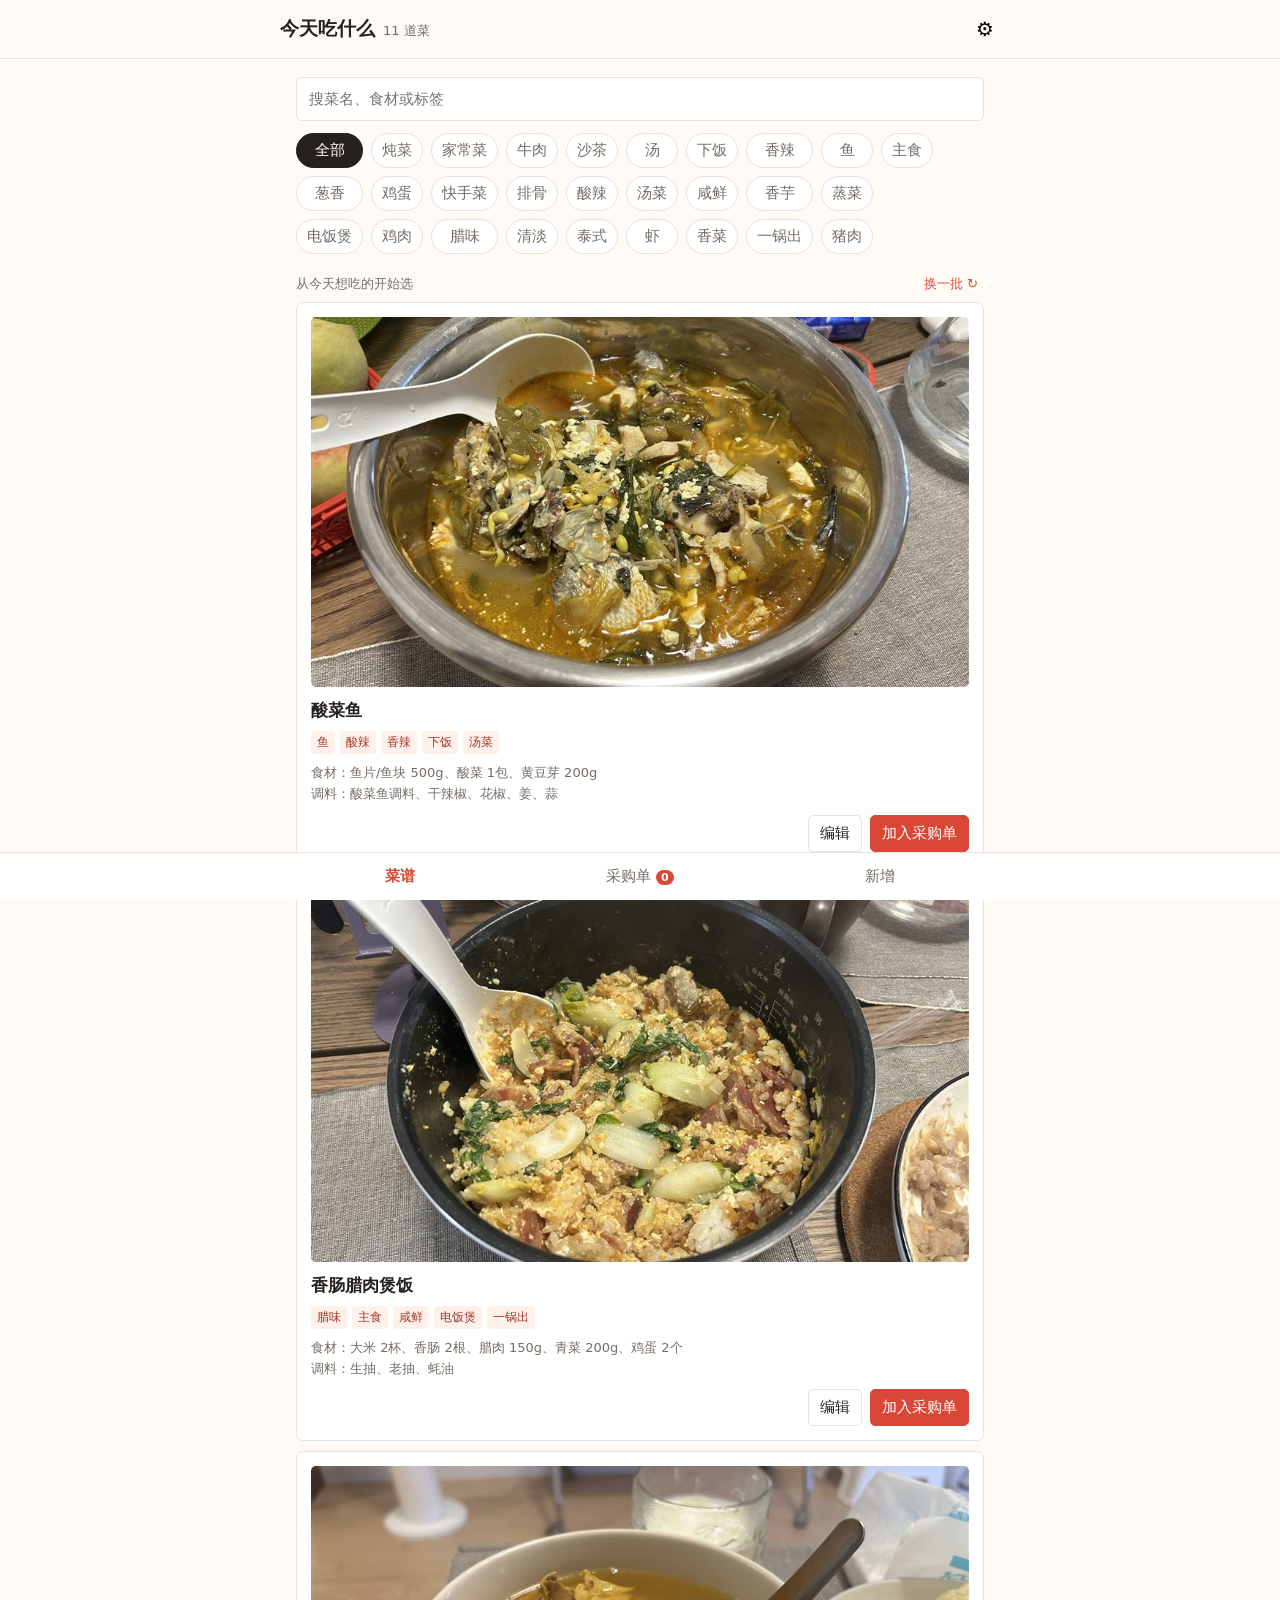
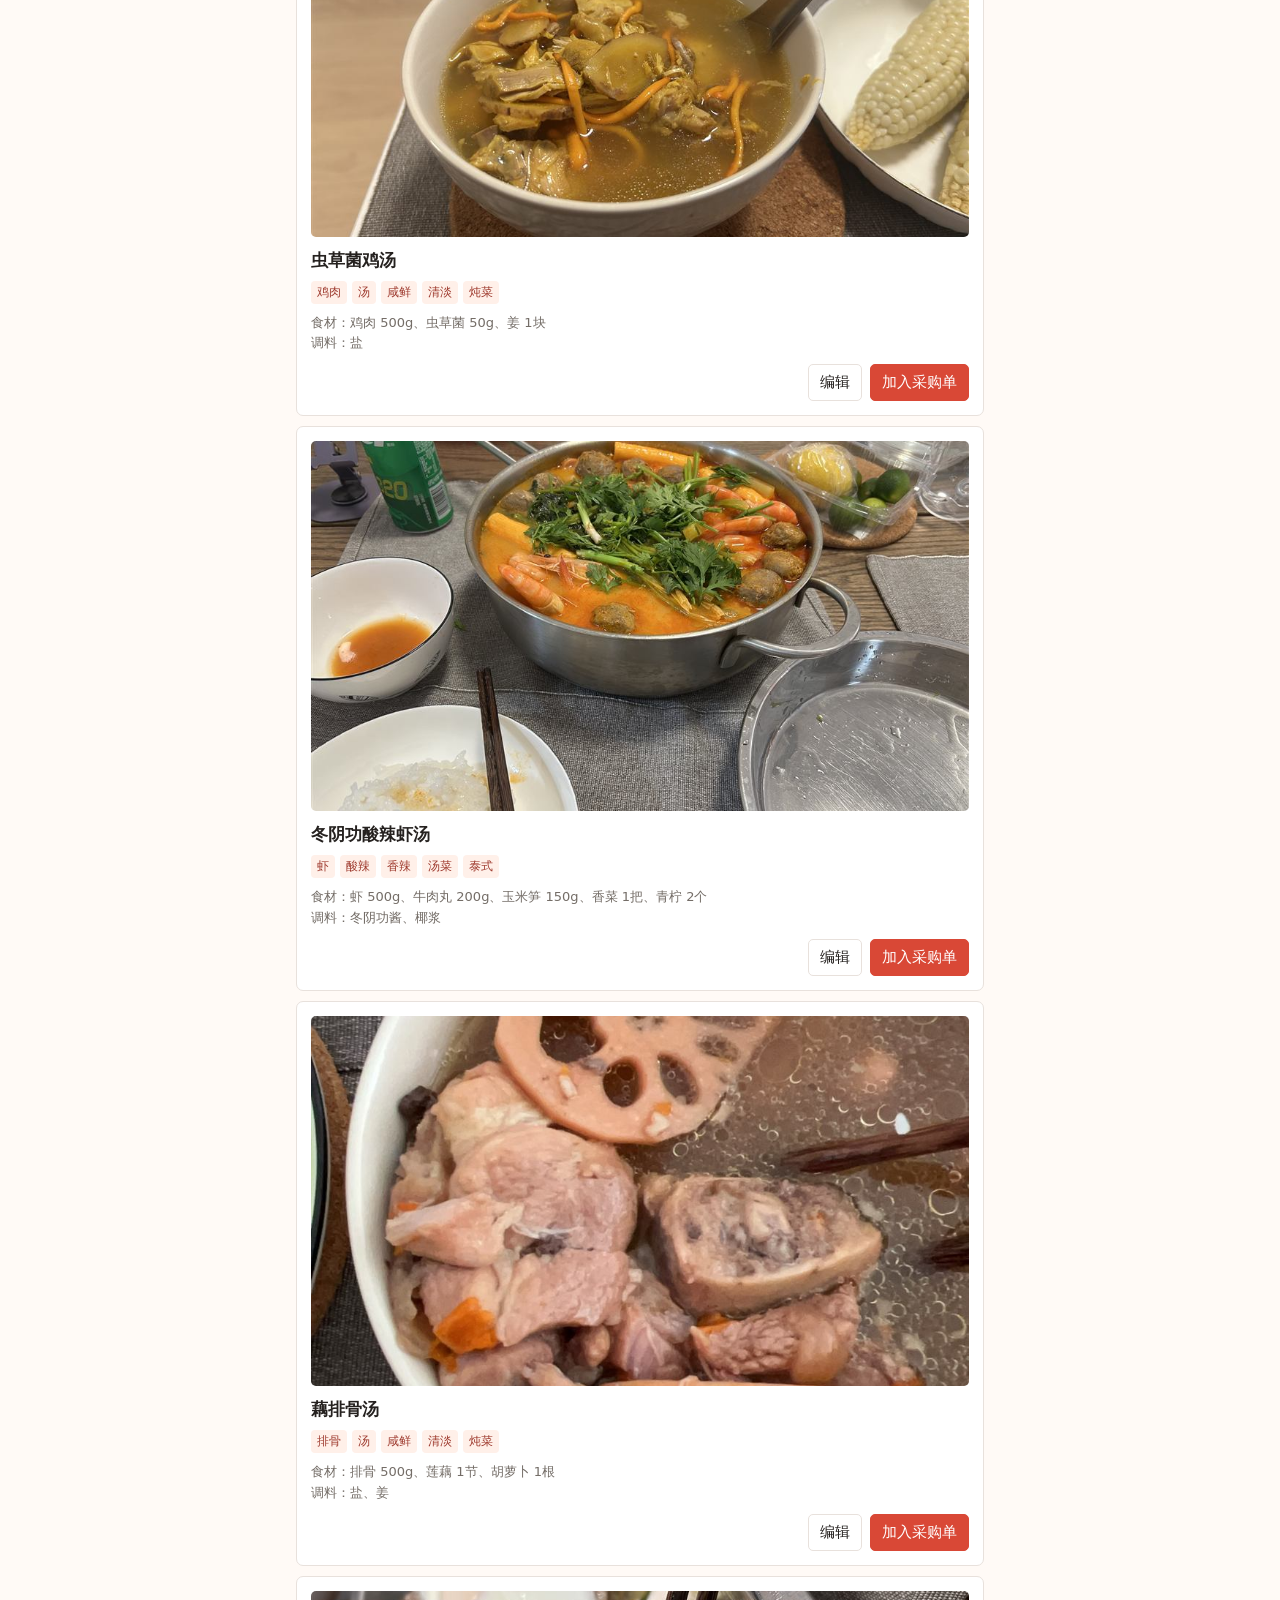
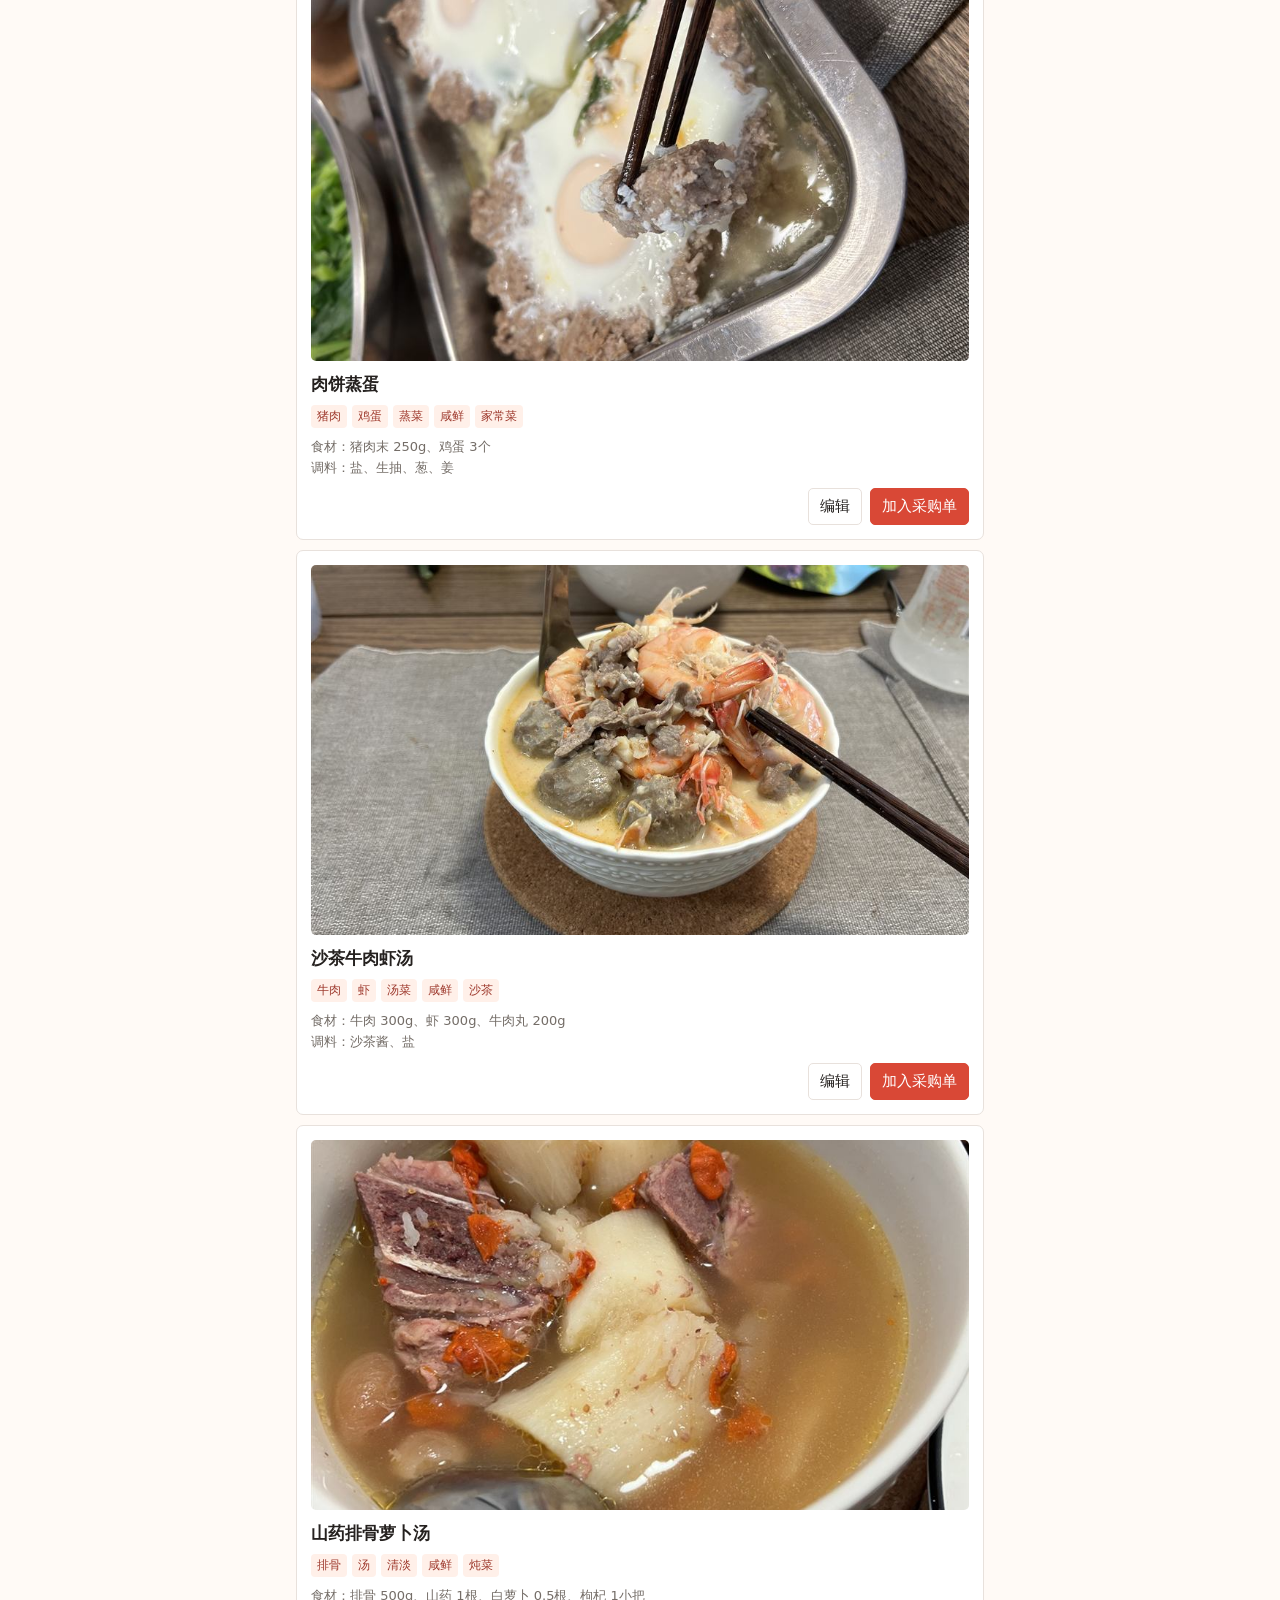
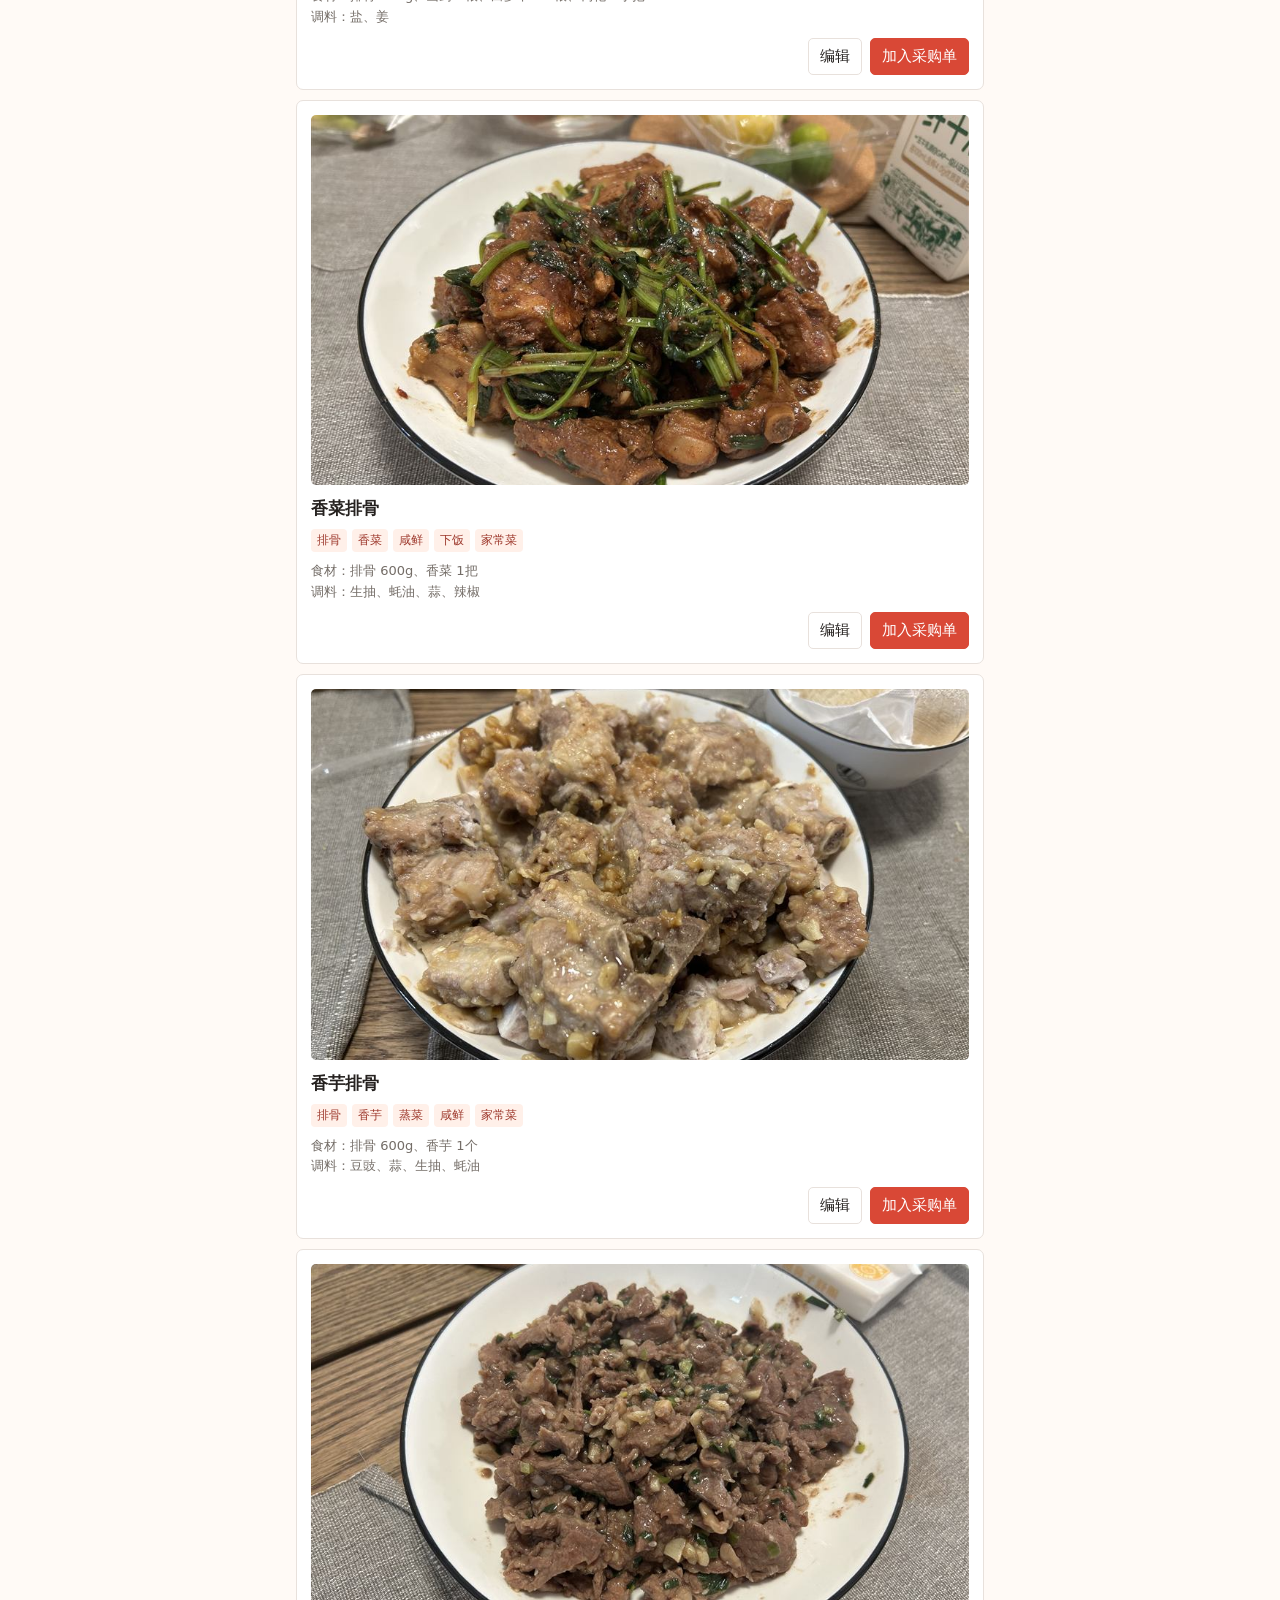
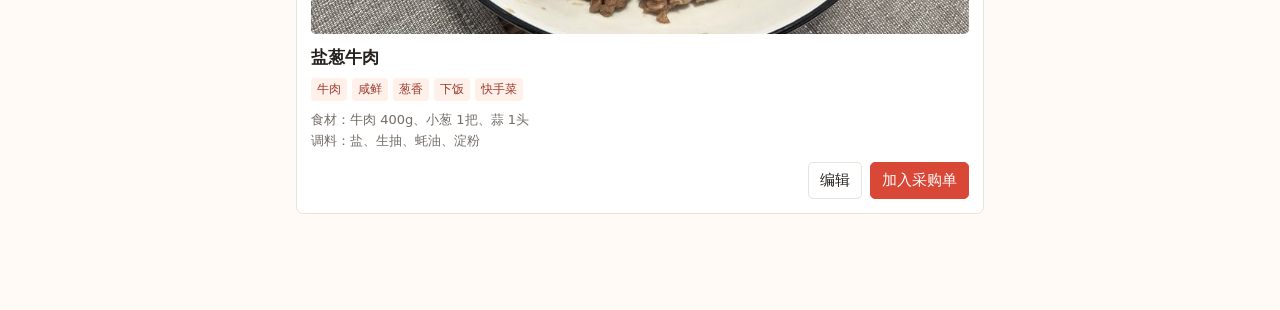
<file: recipe-book/index.html>
<!doctype html>
<html lang="zh-CN">
  <head>
    <meta charset="utf-8" />
    <meta name="viewport" content="width=device-width, initial-scale=1" />
    <meta name="theme-color" content="#d94836" />
    <title>今天吃什么</title>
    <link rel="stylesheet" href="./styles.css" />
  </head>
  <body>
    <header class="topbar"><div><strong>今天吃什么</strong><span id="recipeCount"></span></div><button class="icon-button" data-action="open-settings" aria-label="同步设置" title="同步设置">⚙</button></header>
    <main id="app" class="app" aria-live="polite"></main>
    <nav class="bottom-nav" aria-label="主导航"><button class="nav-item active" data-view="recipes">菜谱</button><button class="nav-item" data-view="cart">采购单 <b id="cartBadge">0</b></button><button class="nav-item" data-view="editor">新增</button></nav>
    <script src="./recipe-core.js"></script><script src="./app.js"></script>
  </body>
</html>
</file>
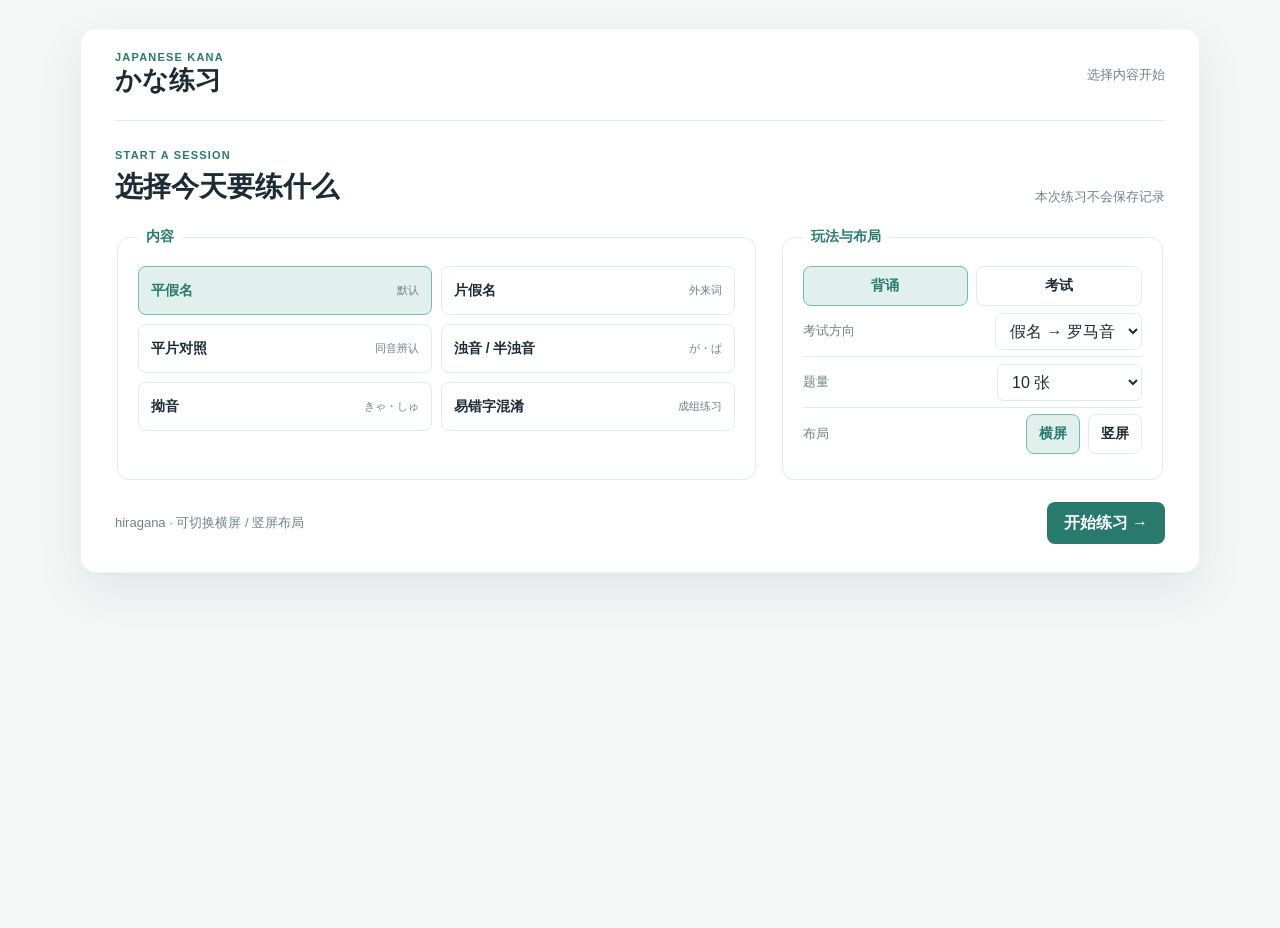
<file: tools/japanese-kana-v0.1.0/index.html>
<!doctype html>
<html lang="zh-CN">
<head>
<meta charset="utf-8">
<meta name="viewport" content="width=device-width, initial-scale=1">
<title>かな练习 · 日语假名记忆</title>
<style>
:root{font-family:"Segoe UI","Microsoft YaHei",sans-serif;color:#1d2b35;background:#f4f7f6;--ink:#1d2b35;--muted:#71808a;--line:#e2ebe8;--soft:#f7faf9;--green:#287a6d;--green-light:#e1f0ed;--red:#c85d4c}*{box-sizing:border-box}body{margin:0;min-height:100vh;background:#f4f7f6}button,input,select{font:inherit}button{cursor:pointer}.shell{width:min(1120px,calc(100vw - 48px));margin:28px auto;padding:0 34px 28px;background:#fff;border:1px solid #edf2f0;border-radius:16px;box-shadow:0 18px 48px #1c293516}.topbar,.setup-footer,.session-head,.session-foot{display:flex;align-items:center;justify-content:space-between}.topbar{min-height:92px;border-bottom:1px solid var(--line)}h1,h2,p{margin:0}h1{font-size:26px}h2{font-size:28px}.eyebrow,.label{color:var(--green);font-size:11px;font-weight:800;letter-spacing:1.2px}.muted,.top-status,.note,.hint,.session-foot{color:var(--muted);font-size:13px}.setup{padding-top:28px}.setup-title{display:flex;justify-content:space-between;align-items:end;margin-bottom:22px}.setup-title h2{margin-top:7px}.grid{display:grid;grid-template-columns:1.25fr .75fr;gap:22px}fieldset{min-width:0;padding:20px;border:1px solid var(--line);border-radius:12px}legend{padding:0 8px;color:var(--green);font-size:14px;font-weight:800}.choices{display:grid;grid-template-columns:repeat(2,1fr);gap:9px}.choice,.seg{display:flex;align-items:center;gap:8px;min-height:49px;padding:0 12px;border:1px solid var(--line);border-radius:8px}.choice input,.seg input{position:absolute;opacity:0}.choice span,.seg span{font-size:14px;font-weight:650}.choice small{margin-left:auto;color:var(--muted);font-size:11px}.choice.on,.seg.on{border-color:#77bbae;background:var(--green-light);color:var(--green)}.segmented{display:grid;grid-template-columns:1fr 1fr;gap:8px}.seg{justify-content:center;min-height:40px}.setting{display:flex;align-items:center;justify-content:space-between;min-height:51px;border-bottom:1px solid var(--line)}.setting:last-child{border-bottom:0}.setting-name{color:var(--muted);font-size:13px}select{min-width:145px;padding:8px 10px;border:1px solid var(--line);border-radius:7px;color:var(--ink);background:#fff}.setup-footer{padding-top:22px}.primary,.secondary,.text-btn{border-radius:8px;transition:.15s ease}.primary,.secondary{min-height:42px;padding:0 16px;border:1px solid transparent;font-weight:700}.primary{color:#fff;background:var(--green)}.secondary{color:var(--ink);border-color:#cbd9d5;background:#fff}.primary:hover,.secondary:hover{transform:translateY(-1px);box-shadow:0 5px 12px #287a6d26}.text-btn{padding:0;border:0;color:var(--green);background:transparent;font-size:13px}.hidden{display:none!important}.session{padding-top:22px}.session-head{margin-bottom:12px}.session-meta{display:flex;gap:18px;color:var(--muted);font-size:13px}.progress{height:7px;overflow:hidden;border-radius:5px;background:#e8eeee}.progress i{display:block;width:0;height:100%;border-radius:inherit;background:#5eb7a4}.layout{display:grid;grid-template-columns:1.55fr .95fr;gap:20px;margin-top:22px}.card,.details{min-height:340px;padding:28px;border:1px solid var(--line);border-radius:12px;background:var(--soft)}.card{display:flex;flex-direction:column;align-items:center;justify-content:center}.kana{margin:13px 0 8px;font-family:"Yu Gothic","Noto Sans JP",sans-serif;font-size:170px;line-height:1;font-weight:600}.romaji{color:var(--green);font-size:29px;font-weight:800}.hint{margin-top:27px}.details{display:flex;flex-direction:column;gap:18px}.detail{padding-bottom:15px;border-bottom:1px solid #dfe9e6}.detail:last-of-type{border:0}.detail-copy{margin-top:9px;font-size:15px;line-height:1.7}.example{display:grid;grid-template-columns:65px 1fr;gap:7px;margin-top:9px;align-items:baseline}.example-word{font-family:"Yu Gothic","Noto Sans JP",sans-serif;font-size:20px}.example-meta{color:var(--muted);font-size:13px}.wide{width:100%;margin-top:auto}.session-foot{padding-top:18px}.exam{margin-top:18px;padding:19px;border:1px solid var(--line);border-radius:12px;background:var(--soft)}.answer-row{display:flex;gap:9px;margin-top:9px}.answer-row input{flex:1;min-width:0;padding:10px 11px;border:1px solid #cbd9d5;border-radius:8px;outline:0}.answer-row input:focus{border-color:var(--green);box-shadow:0 0 0 3px #287a6d1f}.feedback{min-height:27px;padding-top:11px;font-size:14px;line-height:1.5}.correct{color:var(--green)}.wrong{color:var(--red)}.summary{max-width:620px;margin:0 auto;padding:90px 0;text-align:center}.score{margin:18px 0 8px;color:var(--green);font-size:72px;font-weight:800}.summary p:not(.eyebrow){color:var(--muted);line-height:1.7}.summary-actions{display:flex;justify-content:center;gap:10px;margin-top:25px}.vertical .layout{grid-template-columns:1fr;gap:13px}.vertical .card{min-height:235px}.vertical .kana{font-size:125px}.vertical .details{min-height:0;display:grid;grid-template-columns:1fr 1.2fr 1.4fr auto;gap:18px;align-items:center}.vertical .detail{padding:0;border:0}.vertical .wide{width:auto;margin:0}@media(max-width:800px){.shell{width:calc(100vw - 24px);margin:12px auto;padding:0 18px 20px}.grid{grid-template-columns:1fr}.choices{grid-template-columns:1fr 1fr}.setup-title{align-items:start;gap:10px;flex-direction:column}h2{font-size:23px}.topbar{min-height:78px}.layout{grid-template-columns:1fr}.vertical .details{grid-template-columns:1fr 1fr}.vertical .detail:nth-child(3){grid-column:1/-1}.vertical .wide{grid-column:1/-1}.session-foot{gap:9px}.session-foot span{display:none}}
</style>
</head>
<body>
<main class="shell">
<header class="topbar"><div><p class="eyebrow">JAPANESE KANA</p><h1>かな练习</h1></div><span class="top-status" id="topStatus">选择内容开始</span></header>
<section id="setup" class="setup"><div class="setup-title"><div><p class="eyebrow">START A SESSION</p><h2>选择今天要练什么</h2></div><p class="note">本次练习不会保存记录</p></div>
<div class="grid"><fieldset><legend>内容</legend><div class="choices">
<label class="choice on"><input type="radio" name="content" value="hiragana" checked><span>平假名</span><small>默认</small></label>
<label class="choice"><input type="radio" name="content" value="katakana"><span>片假名</span><small>外来词</small></label>
<label class="choice"><input type="radio" name="content" value="both"><span>平片对照</span><small>同音辨认</small></label>
<label class="choice"><input type="radio" name="content" value="dakuten"><span>浊音 / 半浊音</span><small>が・ぱ</small></label>
<label class="choice"><input type="radio" name="content" value="special"><span>拗音</span><small>きゃ・しゅ</small></label>
<label class="choice"><input type="radio" name="content" value="confusion"><span>易错字混淆</span><small>成组练习</small></label>
</div></fieldset>
<fieldset><legend>玩法与布局</legend><div class="segmented"><label class="seg on"><input type="radio" name="mode" value="study" checked><span>背诵</span></label><label class="seg"><input type="radio" name="mode" value="exam"><span>考试</span></label></div>
<div class="setting"><span class="setting-name">考试方向</span><select id="direction"><option value="kana-to-romaji">假名 → 罗马音</option><option value="romaji-to-kana">罗马音 → 假名</option><option value="mixed">混合</option></select></div>
<div class="setting"><span class="setting-name">题量</span><select id="count"><option value="10">10 张</option><option value="20">20 张</option><option value="all">全部</option></select></div>
<div class="setting"><span class="setting-name">布局</span><div class="segmented"><label class="seg on"><input type="radio" name="orientation" value="horizontal" checked><span>横屏</span></label><label class="seg"><input type="radio" name="orientation" value="vertical"><span>竖屏</span></label></div></div>
</fieldset></div><div class="setup-footer"><p class="muted" id="selectionHint">平假名 · 可切换横屏 / 竖屏布局</p><button class="primary" id="start">开始练习 →</button></div></section>
<section id="session" class="session hidden"><div class="session-head"><button class="text-btn" id="back">← 重新选择</button><div class="session-meta"><span id="sessionTitle"></span><span id="progressLabel"></span></div></div><div class="progress"><i id="progressBar"></i></div>
<div class="layout" id="layout"><article class="card"><p class="label" id="promptLabel">当前假名</p><div class="kana" id="prompt"></div><div class="romaji hidden" id="cardAnswer"></div><p class="hint">← 上一张　→ 下一张</p></article><aside class="details"><div class="detail hidden" id="answerDetail"><p class="label">罗马音</p><div class="romaji" id="romaji"></div></div><div class="detail hidden" id="mnemonicDetail"><p class="label">记忆秘诀</p><p class="detail-copy" id="mnemonic"></p></div><div class="detail hidden" id="exampleDetail"><p class="label">例词</p><div id="examples"></div></div><button class="secondary wide" id="reveal">显示秘诀</button></aside></div>
<div class="exam hidden" id="exam"><p class="label" for="answerInput">你的答案</p><div class="answer-row"><input id="answerInput" autocomplete="off" spellcheck="false" placeholder="输入罗马音"><button class="primary" id="submit">提交</button></div><div class="feedback" id="feedback"></div></div>
<div class="session-foot"><button class="secondary" id="prev">← 上一张</button><span>本次练习不会保存记录</span><button class="primary" id="next">下一张 →</button></div></section>
<section id="summary" class="summary hidden"><p class="eyebrow">SESSION COMPLETE</p><h2>本次练习完成</h2><div class="score" id="score">0%</div><p id="summaryText"></p><div class="summary-actions"><button class="secondary" id="again">再练一次</button><button class="primary" id="special">去做专项练习</button></div></section>
</main>
<script>
(function(){
const basic=[['あ','a','张开嘴说“啊”','あさ','asa','早上'],['い','i','两根并排短线','いす','isu','椅子'],['う','u','嘴型轻轻收拢','うえ','ue','上面'],['え','e','像一个人转身','えき','eki','车站'],['お','o','多了一圈','おかし','okashi','点心'],['か','ka','像“加”的简化形','かさ','kasa','伞'],['き','ki','像钥匙轮廓','き','ki','树'],['く','ku','像张开的鸟嘴','くに','kuni','国家'],['け','ke','像打开的叉子','けさ','kesa','今天早上'],['こ','ko','两条平行线','ここ','koko','这里'],['さ','sa','一条弯钩','さかな','sakana','鱼'],['し','shi','一条下滑的弯线','すし','sushi','寿司'],['す','su','线穿过一个圈','すし','sushi','寿司'],['せ','se','像一个人侧身','せかい','sekai','世界'],['そ','so','折起的丝带','そこ','soko','那里'],['た','ta','像一个人在挥手','たこ','tako','章鱼'],['ち','chi','弯钩，注意不是 tsu','ちち','chichi','父亲'],['つ','tsu','小杯子，注意不是 tus','つき','tsuki','月亮'],['て','te','像一只伸开的手','て','te','手'],['と','to','一根竖着的棍子','とけい','tokei','钟表'],['な','na','像一个人弯腰','なつ','natsu','夏天'],['に','ni','两根并排的线','にく','niku','肉'],['ぬ','nu','打结的绳圈','ぬの','nuno','布'],['ね','ne','线绕了一个结','ねこ','neko','猫'],['の','no','一个圆圈','のむ','nomu','喝'],['は','ha','两条线汇合','はな','hana','花'],['ひ','hi','伸手比 hi','ひと','hito','人'],['ふ','fu','富士山的轮廓','ふね','fune','船'],['へ','he','像山谷','へや','heya','房间'],['ほ','ho','像一棵小树','ほん','hon','书'],['ま','ma','张开的结','まめ','mame','豆子'],['み','mi','三条波纹','みみ','mimi','耳朵'],['む','mu','牛角弯成的圈','むし','mushi','虫'],['め','me','打结的眼睛','め','me','眼睛'],['も','mo','两条线缠在一起','もの','mono','东西'],['や','ya','张开手臂','やま','yama','山'],['ゆ','yu','像鱼钩','ゆめ','yume','梦'],['よ','yo','倒扣的杯子','よる','yoru','夜晚'],['ら','ra','轻轻弹起的线','さくら','sakura','樱花'],['り','ri','两片叶子','とり','tori','鸟'],['る','ru','小旋涡','はる','haru','春天'],['れ','re','线向下弯','これ','kore','这个'],['ろ','ro','一个转角','いろ','iro','颜色'],['わ','wa','一个弯腰的人','わたし','watashi','我'],['を','wo','写作 を，助词中通常读 o','これを','kore o','这个（宾语）'],['ん','n','收尾的线','ほん','hon','书']].map(x=>({kana:x[0],romaji:x[1],mnemonic:x[2],examples:[{word:x[3],romaji:x[4],meaning:x[5]}],type:'hiragana'}));
const kataMap={'あ':'ア','い':'イ','う':'ウ','え':'エ','お':'オ','か':'カ','き':'キ','く':'ク','け':'ケ','こ':'コ','さ':'サ','し':'シ','す':'ス','せ':'セ','そ':'ソ','た':'タ','ち':'チ','つ':'ツ','て':'テ','と':'ト','な':'ナ','に':'ニ','ぬ':'ヌ','ね':'ネ','の':'ノ','は':'ハ','ひ':'ヒ','ふ':'フ','へ':'ヘ','ほ':'ホ','ま':'マ','み':'ミ','む':'ム','め':'メ','も':'モ','や':'ヤ','ゆ':'ユ','よ':'ヨ','ら':'ラ','り':'リ','る':'ル','れ':'レ','ろ':'ロ','わ':'ワ','を':'ヲ','ん':'ン'};
const katakana=basic.map(x=>({...x,kana:kataMap[x.kana],type:'katakana'}));
const confusion=[['し','ち','つ'],['す','せ'],['ぬ','め'],['れ','ね'],['さ','き'],['そ','ん'],['は','ほ'],['あ','お'],['る','ろ']];
const voiced='がぎぐげござじずぜぞだぢづでどばびぶべぼぱぴぷぺぽ';const voicedRomaji='ga gi gu ge go za ji zu ze zo da ji zu de do ba bi bu be bo pa pi pu pe po'.split(' ');const dakuten=[...voiced].map((kana,i)=>({kana,romaji:voicedRomaji[i],mnemonic:'浊点或半浊点改变了基础音，把符号和声音一起记住。',examples:[],type:'hiragana'}));
const special='きゃ kya きゅ kyu きょ kyo しゃ sha しゅ shu しょ sho ちゃ cha ちゅ chu ちょ cho にゃ nya にゅ nyu にょ nyo'.split(' ');const specialData=[];for(let i=0;i<special.length;i+=2)specialData.push({kana:special[i],romaji:special[i+1],mnemonic:'小写 ゃ、ゅ、ょ 和前面的 i 段假名合成一个音节。',examples:[],type:'hiragana'});
const S={settings:null,cards:[],index:0,revealed:false,answered:false,results:[],retry:[],queued:new Set()};const $=id=>document.getElementById(id);const shuffle=a=>{a=[...a];for(let i=a.length-1;i>0;i--){const j=Math.floor(Math.random()*(i+1));[a[i],a[j]]=[a[j],a[i]]}return a};const norm=s=>s.trim().toLowerCase().replace(/[\s-]/g,'');
function selected(name){return document.querySelector('input[name="'+name+'"]:checked').value}function pool(content){if(content==='hiragana')return basic;if(content==='katakana')return katakana;if(content==='both')return basic.concat(katakana);if(content==='dakuten')return dakuten;if(content==='special')return specialData;if(content==='confusion'){const set=new Set(confusion.flat());return basic.filter(x=>set.has(x.kana))}return basic}
function settings(){const n=$('count').value;return{content:selected('content'),mode:selected('mode'),direction:$('direction').value,count:n==='all'?Infinity:Number(n),orientation:selected('orientation')}}function refreshChoices(){document.querySelectorAll('.choice,.seg').forEach(x=>x.classList.toggle('on',x.querySelector('input').checked));$('selectionHint').textContent=selected('content')==='confusion'?'易错字混淆专项 · 只在本次练习中生效':selected('content')+' · 可切换横屏 / 竖屏布局'}
function start(cfg){S.settings=cfg;const p=shuffle(pool(cfg.content));S.cards=(cfg.count===Infinity?p:p.slice(0,Math.min(cfg.count,p.length))).map(x=>({...x,direction:cfg.mode==='exam'&&cfg.direction==='mixed'?(Math.random()>.5?'kana-to-romaji':'romaji-to-kana'):cfg.direction}));S.index=0;S.revealed=false;S.answered=false;S.results=[];S.retry=[];S.queued=new Set();document.body.classList.toggle('vertical',cfg.orientation==='vertical');$('setup').classList.add('hidden');$('summary').classList.add('hidden');$('session').classList.remove('hidden');render()}
function render(){const x=S.cards[S.index],exam=S.settings.mode==='exam',reverse=exam&&x.direction==='romaji-to-kana',show=exam?S.answered:S.revealed;$('sessionTitle').textContent=(x.type==='katakana'?'片假名':'平假名')+' · '+(exam?'考试':'背诵');$('progressLabel').textContent=(S.index+1)+' / '+S.cards.length;$('progressBar').style.width=((S.index+1)/S.cards.length*100)+'%';$('promptLabel').textContent=reverse?'罗马音':'当前假名';$('prompt').textContent=reverse?x.romaji:x.kana;$('romaji').textContent=x.romaji;$('cardAnswer').textContent=x.romaji;$('cardAnswer').classList.toggle('hidden',exam||!S.revealed);$('answerDetail').classList.toggle('hidden',!show);$('mnemonicDetail').classList.toggle('hidden',!show);$('exampleDetail').classList.toggle('hidden',!show);$('mnemonic').textContent=x.mnemonic;$('examples').innerHTML=x.examples.length?x.examples.map(e=>'<div class="example"><span class="example-word">'+e.word+'</span><span class="example-meta">'+e.romaji+' · '+e.meaning+'</span></div>').join(''):'<span class="muted">先记住这个音节的组合方式。</span>';$('reveal').classList.toggle('hidden',exam||S.revealed);$('exam').classList.toggle('hidden',!exam);$('answerInput').placeholder=reverse?'输入假名':'输入罗马音';$('answerInput').value='';$('feedback').textContent='';$('feedback').className='feedback';S.answered=false;if(exam)$('answerInput').focus()}
function move(delta){S.index=(S.index+delta+S.cards.length)%S.cards.length;S.revealed=false;render()}function next(){if(S.settings.mode==='exam'&&!S.answered)return;if(S.index<S.cards.length-1)return move(1);if(S.settings.mode==='exam'&&S.retry.length){const extra=S.retry.splice(0);S.cards=S.cards.concat(extra);return move(1)}if(S.settings.mode==='exam')return finish();move(-S.index)}
function submit(){if(S.settings.mode!=='exam'||S.answered)return;const x=S.cards[S.index],expected=norm(x.direction==='romaji-to-kana'?x.kana:x.romaji),actual=norm($('answerInput').value),ok=actual===expected;S.answered=true;S.results.push({x,ok});if(!ok&&!S.queued.has(x.kana+x.type)){S.queued.add(x.kana+x.type);S.retry.push(x)}$('feedback').className='feedback '+(ok?'correct':'wrong');$('feedback').innerHTML=ok?'回答正确。':'正确答案是 <strong>'+expected+'</strong>。';renderFeedback(x)}
function renderFeedback(x){$('mnemonic').textContent=x.mnemonic;$('answerDetail').classList.remove('hidden');$('mnemonicDetail').classList.remove('hidden');$('exampleDetail').classList.remove('hidden');$('reveal').classList.add('hidden');$('feedback').className+=' '+(S.results.at(-1).ok?'correct':'wrong')}
function finish(){const total=S.results.length,good=S.results.filter(x=>x.ok).length,wrong=S.results.filter(x=>!x.ok).map(x=>x.x.kana);$('score').textContent=total?Math.round(good/total*100)+'%':'0%';$('summaryText').textContent=wrong.length?'本次需要再练：'+wrong.join('、')+'。可以进入易错字混淆专项。':'本次没有错题，可以继续扩大练习范围。';$('session').classList.add('hidden');$('summary').classList.remove('hidden')}
document.querySelectorAll('input[type="radio"]').forEach(x=>x.addEventListener('change',refreshChoices));$('start').onclick=()=>start(settings());$('back').onclick=()=>{$('session').classList.add('hidden');$('setup').classList.remove('hidden')};$('prev').onclick=()=>move(-1);$('next').onclick=next;$('reveal').onclick=()=>{S.revealed=true;render()};$('submit').onclick=submit;$('answerInput').onkeydown=e=>{if(e.key==='Enter')submit()};$('again').onclick=()=>start(S.settings);$('special').onclick=()=>{$('summary').classList.add('hidden');$('setup').classList.remove('hidden');document.querySelector('input[value="confusion"]').checked=true;refreshChoices()};document.onkeydown=e=>{if(e.target.matches('input,select,textarea')||$('session').classList.contains('hidden'))return;if(e.key==='ArrowLeft'){e.preventDefault();move(-1)}if(e.key==='ArrowRight'){e.preventDefault();next()}};refreshChoices();
})();
</script>
</body>
</html>
</file>
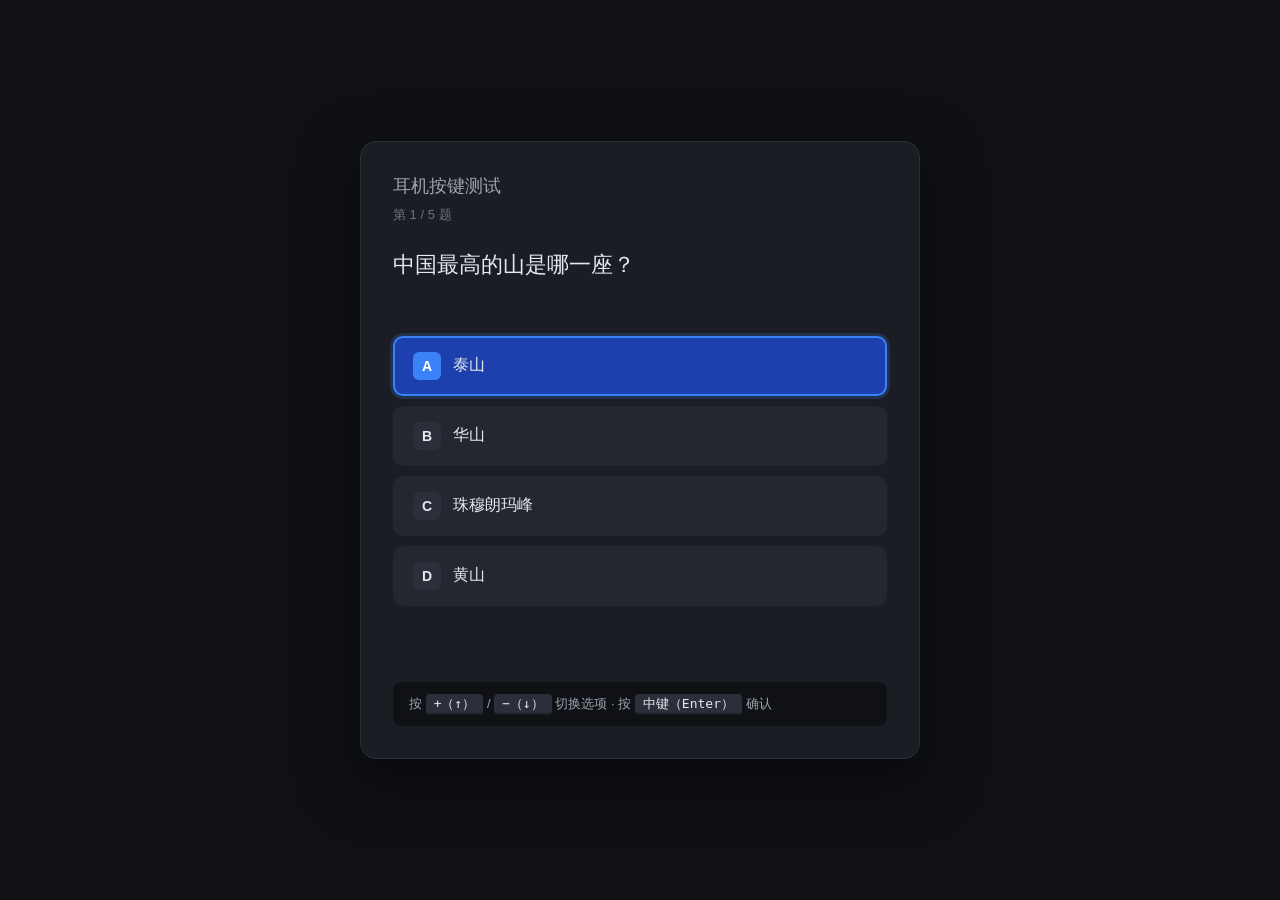
<file: tools/tests/headphone_test.html>
<!DOCTYPE html>
<html lang="zh-CN">
<head>
<meta charset="UTF-8">
<title>耳机按键测试</title>
<style>
  * { box-sizing: border-box; margin: 0; padding: 0; }
  body {
    font-family: -apple-system, "PingFang SC", "Microsoft YaHei", sans-serif;
    background: #0f1115; color: #e6e9ef;
    min-height: 100vh; display: flex; align-items: center; justify-content: center;
    padding: 24px;
  }
  .card {
    background: #1a1d24; border: 1px solid #2a2f3a; border-radius: 16px;
    padding: 32px; max-width: 560px; width: 100%;
    box-shadow: 0 20px 60px rgba(0,0,0,0.5);
  }
  h1 { font-size: 18px; color: #9ca3af; margin-bottom: 8px; font-weight: 500; }
  .progress { font-size: 13px; color: #6b7280; margin-bottom: 24px; }
  .question { font-size: 22px; line-height: 1.5; margin-bottom: 28px; min-height: 60px; }
  .options { display: flex; flex-direction: column; gap: 10px; margin-bottom: 24px; }
  .option {
    background: #232730; border: 2px solid transparent; border-radius: 10px;
    padding: 14px 18px; cursor: pointer; transition: all 0.15s;
    display: flex; align-items: center; gap: 12px; font-size: 16px;
  }
  .option:hover { background: #2a2f3a; }
  .option.selected {
    background: #1e40af; border-color: #3b82f6;
    box-shadow: 0 0 0 3px rgba(59,130,246,0.2);
  }
  .option .letter {
    width: 28px; height: 28px; border-radius: 6px;
    background: #2a2f3a; display: flex; align-items: center; justify-content: center;
    font-weight: 600; font-size: 14px;
  }
  .option.selected .letter { background: #3b82f6; color: white; }
  .feedback {
    min-height: 36px; font-size: 18px; font-weight: 500;
    margin-bottom: 16px;
  }
  .correct { color: #10b981; }
  .wrong { color: #ef4444; }
  .hint {
    background: #0f1115; border-radius: 8px; padding: 12px 16px;
    font-size: 13px; color: #9ca3af; line-height: 1.6;
  }
  .hint kbd {
    background: #2a2f3a; padding: 2px 8px; border-radius: 4px;
    font-family: ui-monospace, monospace; color: #e6e9ef;
    border-bottom: 2px solid #1a1d24;
  }
  .score {
    text-align: center; font-size: 48px; font-weight: 700;
    margin: 24px 0; color: #3b82f6;
  }
  .score-label { text-align: center; color: #9ca3af; margin-bottom: 24px; }
  .key-flash {
    position: fixed; top: 24px; right: 24px;
    background: #3b82f6; color: white; padding: 10px 18px;
    border-radius: 8px; font-weight: 600; font-size: 18px;
    opacity: 0; transition: opacity 0.1s;
    pointer-events: none;
  }
  .key-flash.show { opacity: 1; }
</style>
</head>
<body>
<div class="key-flash" id="keyflash"></div>
<div class="card">
  <h1>耳机按键测试</h1>
  <div class="progress" id="progress">第 1 / 5 题</div>
  <div class="question" id="question"></div>
  <div class="options" id="options"></div>
  <div class="feedback" id="feedback"></div>
  <div class="hint">
    按 <kbd>+（↑）</kbd> / <kbd>−（↓）</kbd> 切换选项 ·
    按 <kbd>中键（Enter）</kbd> 确认
  </div>
  <div id="result" style="display:none">
    <div class="score" id="score"></div>
    <div class="score-label">题答对</div>
  </div>
</div>

<script>
const QUIZ = [
  {
    q: "中国最高的山是哪一座？",
    options: ["泰山", "华山", "珠穆朗玛峰", "黄山"],
    answer: 2
  },
  {
    q: "1KB 等于多少字节（二进制约定）？",
    options: ["1000", "1024", "2048", "512"],
    answer: 1
  },
  {
    q: "下列哪个不是编程语言？",
    options: ["Python", "Java", "HTTP", "Rust"],
    answer: 2
  },
  {
    q: "光在真空中的速度约为多少？",
    options: ["3×10⁵ km/s", "3×10⁸ m/s", "3×10⁶ m/s", "3×10⁴ km/s"],
    answer: 1
  },
  {
    q: "下面哪个是 AutoHotkey v2 中匹配 Realtek 中键的正确写法？",
    options: ["Media_Play_Pause", "vkB3", "Media_Select", "Browser_Play"],
    answer: 1
  }
];

let cur = 0, selected = 0, answered = false, score = 0;
const $ = id => document.getElementById(id);

function render() {
  const q = QUIZ[cur];
  $("progress").textContent = `第 ${cur+1} / ${QUIZ.length} 题`;
  $("question").textContent = q.q;
  $("options").innerHTML = q.options.map((opt, i) =>
    `<div class="option ${i===selected?'selected':''}" data-i="${i}">
       <div class="letter">${"ABCD"[i]}</div>
       <div>${opt}</div>
     </div>`
  ).join("");
  $("feedback").textContent = "";
  $("feedback").className = "feedback";
  answered = false;

  document.querySelectorAll(".option").forEach(el => {
    el.onclick = () => {
      if (answered) return;
      selected = parseInt(el.dataset.i);
      render();
    };
  });
}

function showKey(label) {
  const f = $("keyflash");
  f.textContent = label;
  f.classList.add("show");
  clearTimeout(showKey._t);
  showKey._t = setTimeout(() => f.classList.remove("show"), 250);
}

function confirm() {
  if (answered) {
    // go to next
    cur++;
    if (cur >= QUIZ.length) {
      // show result
      $("question").style.display = "none";
      $("options").style.display = "none";
      $("feedback").style.display = "none";
      $("result").style.display = "block";
      $("score").textContent = `${score} / ${QUIZ.length}`;
      $("progress").textContent = "测试结束";
      return;
    }
    selected = 0;
    render();
    return;
  }
  const q = QUIZ[cur];
  answered = true;
  const correct = selected === q.answer;
  if (correct) score++;
  const fb = $("feedback");
  fb.textContent = correct ? "✓ 答对" : `✗ 答错，正确答案是 ${"ABCD"[q.answer]}`;
  fb.className = "feedback " + (correct ? "correct" : "wrong");
  // mark selected/correct
  document.querySelectorAll(".option").forEach((el, i) => {
    if (i === q.answer) el.classList.add("selected");
    else if (i === selected && !correct) el.style.opacity = "0.4";
  });
}

document.addEventListener("keydown", e => {
  if (e.key === "ArrowUp") { e.preventDefault(); showKey("↑"); if (!answered) { selected = (selected - 1 + QUIZ[cur].options.length) % QUIZ[cur].options.length; render(); } }
  else if (e.key === "ArrowDown") { e.preventDefault(); showKey("↓"); if (!answered) { selected = (selected + 1) % QUIZ[cur].options.length; render(); } }
  else if (e.key === "Enter") { e.preventDefault(); showKey("Enter"); confirm(); }
});

render();
</script>
</body>
</html>
</file>
<file: recipe-book/styles.css>
:root{--ink:#25211f;--muted:#746d67;--line:#e8e1dc;--paper:#fffaf6;--surface:#fff;--accent:#d94836;--accent-soft:#fff0e9;--green:#25735e}*{box-sizing:border-box}body{margin:0;background:var(--paper);color:var(--ink);font-family:"Microsoft YaHei",system-ui,sans-serif;font-size:15px}.topbar{position:sticky;top:0;z-index:5;display:flex;align-items:center;justify-content:space-between;padding:16px max(18px,calc((100% - 720px)/2));background:rgba(255,250,246,.95);border-bottom:1px solid var(--line);backdrop-filter:blur(8px)}.topbar strong{font-size:19px}.topbar span{color:var(--muted);font-size:13px;margin-left:8px}.app{max-width:720px;margin:auto;padding:18px 16px 96px}.icon-button,.nav-item,.tag,.qty button,.secondary,.primary,.delete{font:inherit;cursor:pointer}.icon-button{border:0;background:transparent;font-size:20px}.search{width:100%;border:1px solid var(--line);border-radius:6px;padding:12px;background:#fff;font:inherit}.tag-row{display:flex;gap:8px;overflow:auto;padding:12px 0 6px}.tag{white-space:nowrap;padding:7px 10px;border:1px solid var(--line);border-radius:999px;background:#fff;color:var(--muted)}.tag.active{background:var(--ink);border-color:var(--ink);color:#fff}.section-line{display:flex;justify-content:space-between;align-items:center;margin:14px 0 8px;color:var(--muted);font-size:13px}.recipe-list{display:grid;gap:10px}.recipe-card{padding:14px;background:var(--surface);border:1px solid var(--line);border-radius:7px}.recipe-head{display:flex;justify-content:space-between;gap:12px}.recipe-title{margin:0;font-size:17px}.mini-tags{display:flex;flex-wrap:wrap;gap:5px;margin:9px 0}.mini-tags span{font-size:12px;background:var(--accent-soft);color:#9e392d;padding:3px 6px;border-radius:4px}.ingredients,.seasonings{color:var(--muted);font-size:13px;line-height:1.6}.card-actions{display:flex;justify-content:flex-end;gap:8px;margin-top:10px}.primary,.secondary,.delete{padding:8px 11px;border-radius:5px}.primary{border:1px solid var(--accent);background:var(--accent);color:white}.secondary{border:1px solid var(--line);background:#fff;color:var(--ink)}.delete{border:0;background:transparent;color:#a34336}.bottom-nav{position:fixed;bottom:0;left:0;right:0;z-index:5;display:flex;justify-content:center;background:#fff;border-top:1px solid var(--line)}.nav-item{width:min(33.33%,240px);padding:14px 8px;border:0;background:#fff;color:var(--muted)}.nav-item.active{color:var(--accent);font-weight:700}.nav-item b{display:inline-block;min-width:18px;padding:1px 5px;background:var(--accent);color:#fff;border-radius:9px;font-size:11px}.cart-row{display:flex;align-items:center;justify-content:space-between;padding:12px 0;border-bottom:1px solid var(--line)}.cart-row:last-child{border:0}.qty{display:flex;align-items:center;gap:9px}.qty button{width:28px;height:28px;border:1px solid var(--line);border-radius:4px;background:#fff;font-size:17px}.shopping-list{margin-top:16px;padding:14px;background:#f3f7f4;border:1px solid #d8e8df;border-radius:7px}.shopping-list h2{margin:0 0 10px;font-size:16px}.shopping-list ul{padding-left:20px;margin:0;line-height:1.8}.notice{padding:14px;border-radius:6px;background:var(--accent-soft);color:#87362c;line-height:1.6}.form{display:grid;gap:12px}.field{display:grid;gap:6px}.field label{font-size:13px;color:var(--muted)}input{width:100%;padding:10px;border:1px solid var(--line);border-radius:5px;background:#fff;font:inherit}.ingredient-row{display:grid;grid-template-columns:1fr 72px 64px auto;gap:7px;align-items:end}.ingredient-row .delete{padding:9px 2px}.panel{padding:14px;background:#fff;border:1px solid var(--line);border-radius:7px}.panel h2{font-size:16px;margin:0 0 10px}.settings{margin-top:18px}.settings summary{cursor:pointer;color:var(--muted)}.empty{text-align:center;padding:48px 12px;color:var(--muted)}.modal{position:fixed;inset:0;z-index:10;display:grid;place-items:center;background:rgba(36,28,25,.4);padding:18px}.modal .panel{width:min(520px,100%)}@media(max-width:420px){.ingredient-row{grid-template-columns:1fr 62px 52px auto}.app{padding-left:12px;padding-right:12px}}
.tag-row{display:grid;grid-template-rows:repeat(3,auto);grid-auto-flow:column;grid-auto-columns:max-content;gap:8px;overflow-x:auto}.refresh-button{border:0;background:transparent;color:var(--accent);font:inherit;white-space:nowrap;cursor:pointer}.panel-heading{display:flex;align-items:flex-start;justify-content:space-between}.panel-heading h2{margin:0}.recipe-image{display:block;width:100%;aspect-ratio:16/9;object-fit:cover;margin-bottom:12px;border-radius:5px;background:#eee}
</file>
